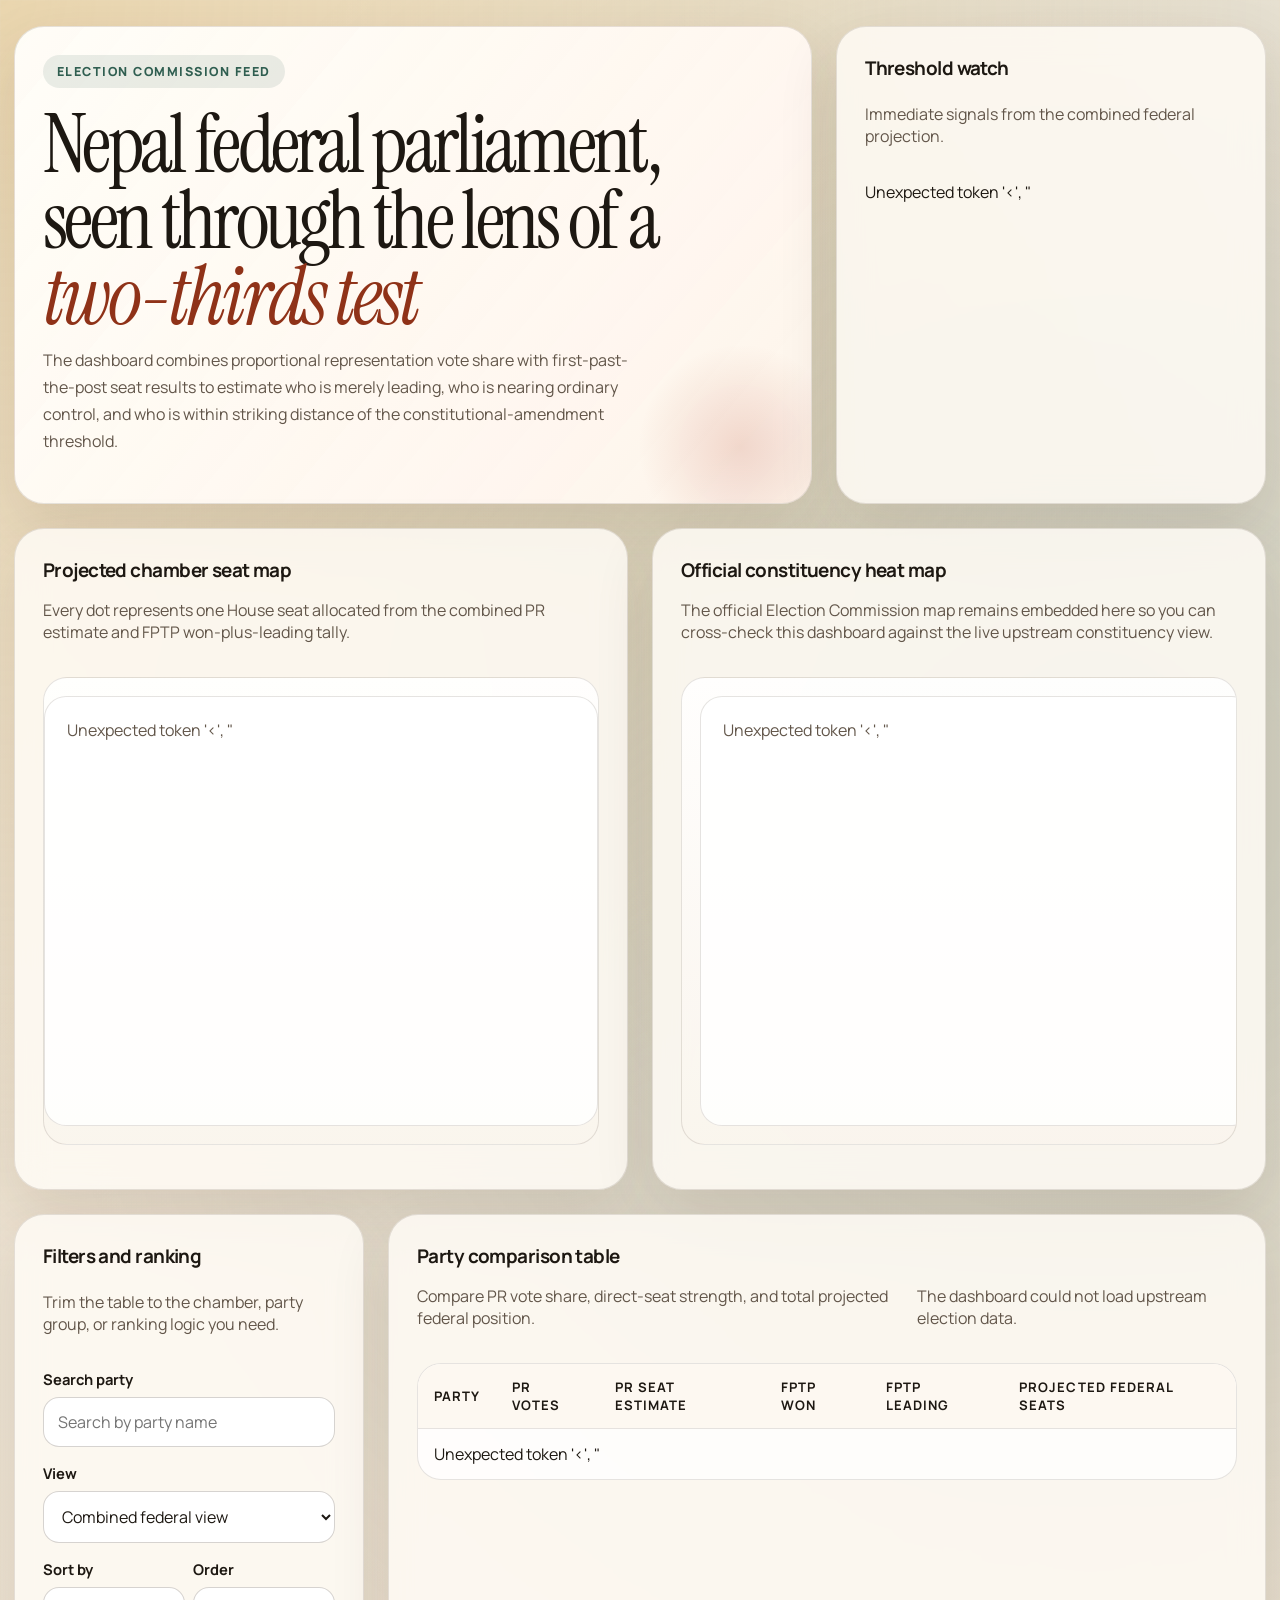
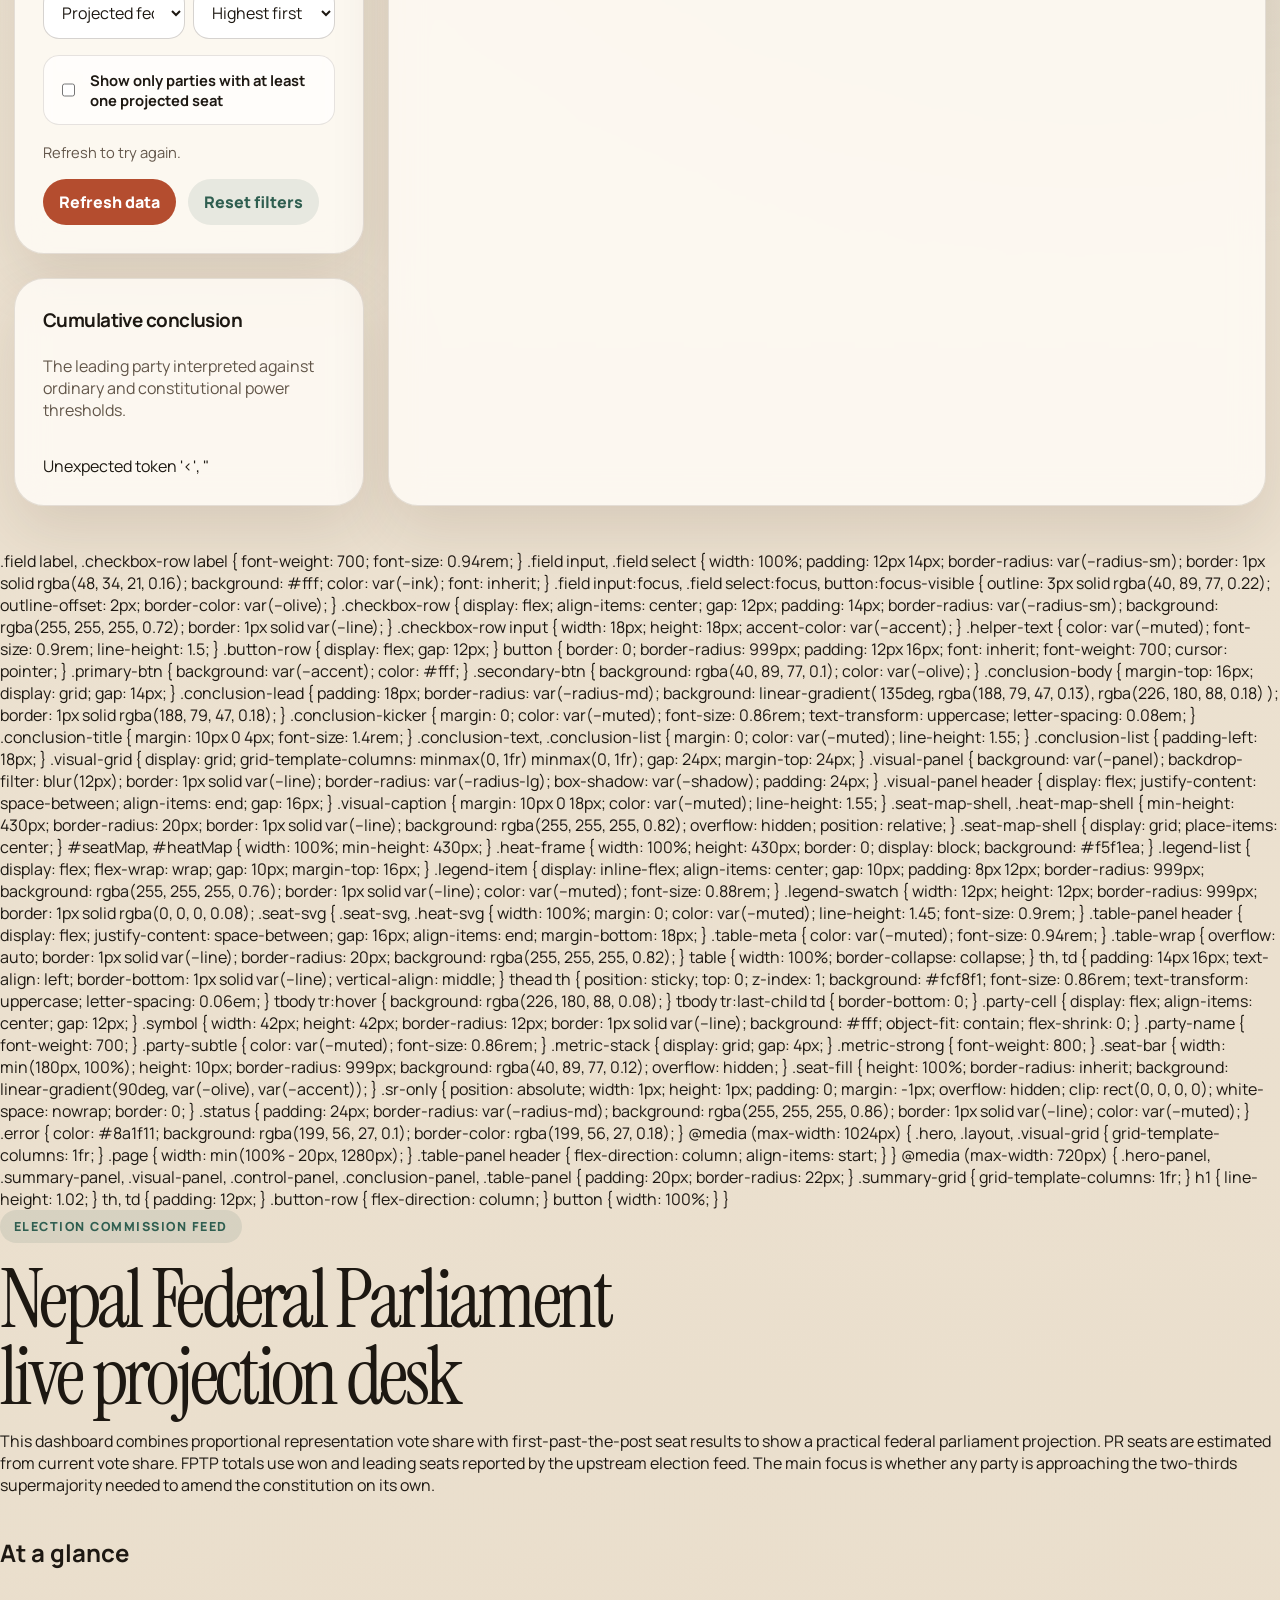
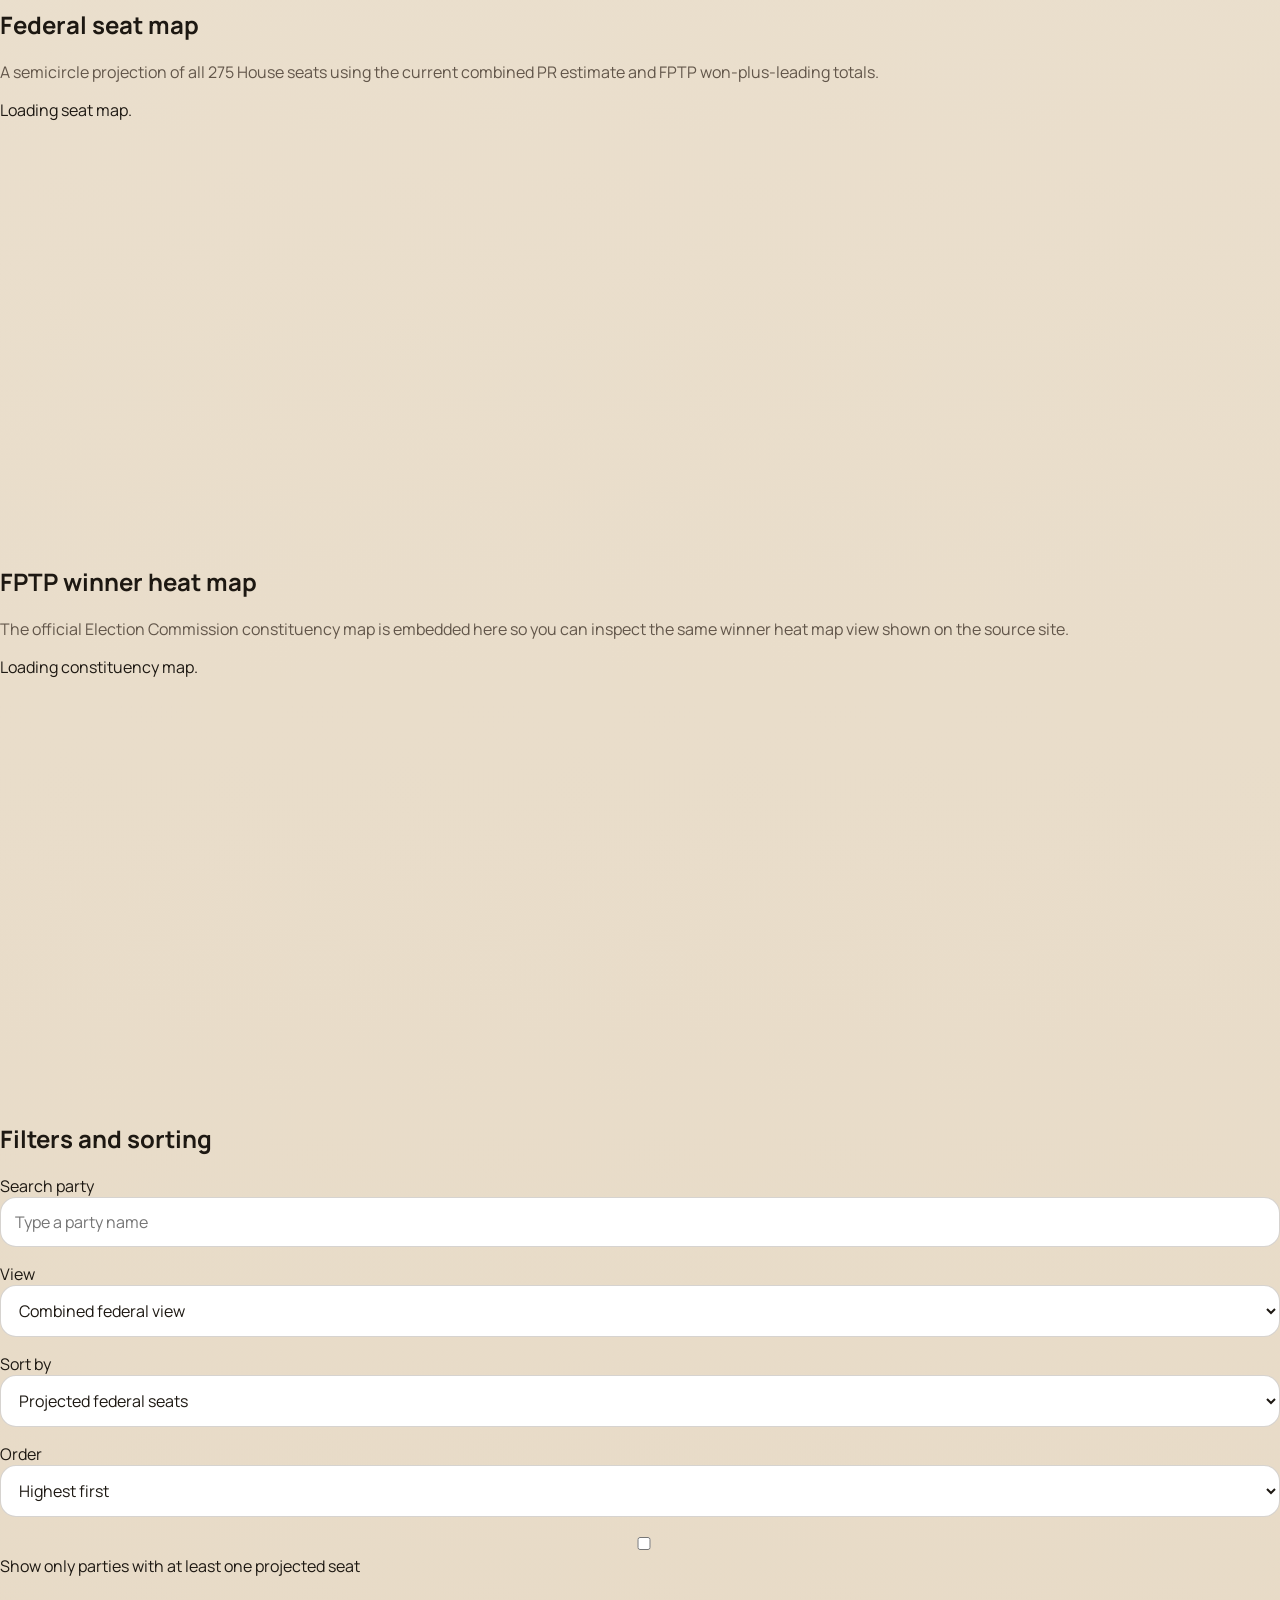
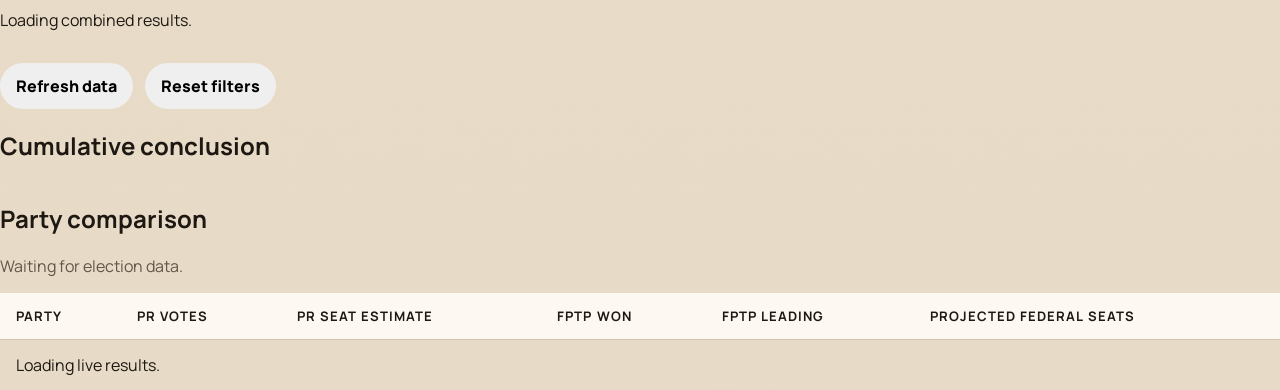
<file: index.html>
<!doctype html>
<html lang="en">
  <head>
    <meta charset="UTF-8" />
    <meta name="viewport" content="width=device-width, initial-scale=1.0" />
    <title>Nepal Federal Parliament Dashboard</title>
    <link rel="preconnect" href="https://fonts.googleapis.com" />
    <link rel="preconnect" href="https://fonts.gstatic.com" crossorigin />
    <link
      href="https://fonts.googleapis.com/css2?family=Instrument+Serif:ital@0;1&family=Manrope:wght@400;500;600;700;800&display=swap"
      rel="stylesheet"
    />
    <link rel="stylesheet" href="assets/css/styles.css" />
  </head>
  <body>
    <main class="page-shell">
      <section class="hero-band" aria-labelledby="page-title">
        <div class="hero-copy panel panel-hero">
          <div class="eyebrow">Election Commission Feed</div>
          <h1 id="page-title">
            Nepal federal parliament,<br />
            seen through the lens of a
            <span class="hero-spotlight">two-thirds test</span>
          </h1>
          <p class="hero-text">
            The dashboard combines proportional representation vote share with
            first-past-the-post seat results to estimate who is merely leading,
            who is nearing ordinary control, and who is within striking distance
            of the constitutional-amendment threshold.
          </p>
          <div class="hero-meta" id="heroMeta"></div>
        </div>

        <aside class="hero-summary panel" aria-labelledby="summary-title">
          <div class="panel-heading">
            <h2 id="summary-title">Threshold watch</h2>
            <p>Immediate signals from the combined federal projection.</p>
          </div>
          <div class="summary-grid" id="summaryGrid"></div>
        </aside>
      </section>

      <section class="visual-stage" aria-label="Visual election views">
        <article class="panel visual-card" aria-labelledby="seat-map-title">
          <div class="panel-heading">
            <div>
              <h2 id="seat-map-title">Projected chamber seat map</h2>
              <p>
                Every dot represents one House seat allocated from the combined
                PR estimate and FPTP won-plus-leading tally.
              </p>
            </div>
          </div>
          <div class="visual-frame visual-frame-seat">
            <div id="seatMap" class="status-card">Loading seat map.</div>
          </div>
          <div class="legend-list" id="seatLegend"></div>
        </article>

        <article class="panel visual-card" aria-labelledby="heat-map-title">
          <div class="panel-heading">
            <div>
              <h2 id="heat-map-title">Official constituency heat map</h2>
              <p>
                The official Election Commission map remains embedded here so you
                can cross-check this dashboard against the live upstream
                constituency view.
              </p>
            </div>
          </div>
          <div class="visual-frame visual-frame-map">
            <div id="heatMap" class="status-card">Loading constituency map.</div>
          </div>
          <div class="legend-list" id="mapLegend"></div>
        </article>
      </section>

      <section class="dashboard-grid">
        <aside class="sidebar-stack">
          <section class="panel control-card" aria-labelledby="control-title">
            <div class="panel-heading">
              <h2 id="control-title">Filters and ranking</h2>
              <p>Trim the table to the chamber, party group, or ranking logic you need.</p>
            </div>

            <div class="control-grid">
              <div class="field-group">
                <label for="searchInput">Search party</label>
                <input
                  id="searchInput"
                  type="search"
                  placeholder="Search by party name"
                  autocomplete="off"
                />
              </div>

              <div class="field-group">
                <label for="chamberFilter">View</label>
                <select id="chamberFilter">
                  <option value="all">Combined federal view</option>
                  <option value="pr">PR performance</option>
                  <option value="fptp">FPTP performance</option>
                </select>
              </div>

              <div class="field-group field-row">
                <div>
                  <label for="sortBy">Sort by</label>
                  <select id="sortBy">
                    <option value="projectedFederalSeats">Projected federal seats</option>
                    <option value="prEstimatedSeats">Estimated PR seats</option>
                    <option value="fptpWon">FPTP won seats</option>
                    <option value="fptpLeading">FPTP leading seats</option>
                    <option value="prVotes">PR votes</option>
                    <option value="partyName">Party name</option>
                  </select>
                </div>
                <div>
                  <label for="sortDirection">Order</label>
                  <select id="sortDirection">
                    <option value="desc">Highest first</option>
                    <option value="asc">Lowest first</option>
                  </select>
                </div>
              </div>

              <label class="toggle-row" for="onlyProjected">
                <input id="onlyProjected" type="checkbox" />
                <span>Show only parties with at least one projected seat</span>
              </label>

              <p class="helper-copy" id="filterSummary">Loading combined results.</p>

              <div class="button-row">
                <button class="button-primary" id="refreshButton" type="button">Refresh data</button>
                <button class="button-secondary" id="resetButton" type="button">Reset filters</button>
              </div>
            </div>
          </section>

          <section class="panel conclusion-card" aria-labelledby="conclusion-title">
            <div class="panel-heading">
              <h2 id="conclusion-title">Cumulative conclusion</h2>
              <p>The leading party interpreted against ordinary and constitutional power thresholds.</p>
            </div>
            <div class="conclusion-body" id="conclusionBody"></div>
          </section>
        </aside>

        <section class="panel table-card" aria-labelledby="table-title">
          <div class="panel-heading panel-heading-spread">
            <div>
              <h2 id="table-title">Party comparison table</h2>
              <p>Compare PR vote share, direct-seat strength, and total projected federal position.</p>
            </div>
            <p class="table-meta" id="tableMeta">Waiting for election data.</p>
          </div>

          <div class="table-shell">
            <table>
              <caption class="sr-only">
                Combined party-level comparison of PR and FPTP election performance.
              </caption>
              <thead>
                <tr>
                  <th scope="col">Party</th>
                  <th scope="col">PR votes</th>
                  <th scope="col">PR seat estimate</th>
                  <th scope="col">FPTP won</th>
                  <th scope="col">FPTP leading</th>
                  <th scope="col">Projected federal seats</th>
                </tr>
              </thead>
              <tbody id="resultsBody">
                <tr>
                  <td colspan="6">
                    <div class="status-card">Loading live results.</div>
                  </td>
                </tr>
              </tbody>
            </table>
          </div>
        </section>
      </section>
    </main>

    <script src="assets/js/app.js" defer></script>
  </body>
</html>

      .field label,
      .checkbox-row label {
        font-weight: 700;
        font-size: 0.94rem;
      }

      .field input,
      .field select {
        width: 100%;
        padding: 12px 14px;
        border-radius: var(--radius-sm);
        border: 1px solid rgba(48, 34, 21, 0.16);
        background: #fff;
        color: var(--ink);
        font: inherit;
      }

      .field input:focus,
      .field select:focus,
      button:focus-visible {
        outline: 3px solid rgba(40, 89, 77, 0.22);
        outline-offset: 2px;
        border-color: var(--olive);
      }

      .checkbox-row {
        display: flex;
        align-items: center;
        gap: 12px;
        padding: 14px;
        border-radius: var(--radius-sm);
        background: rgba(255, 255, 255, 0.72);
        border: 1px solid var(--line);
      }

      .checkbox-row input {
        width: 18px;
        height: 18px;
        accent-color: var(--accent);
      }

      .helper-text {
        color: var(--muted);
        font-size: 0.9rem;
        line-height: 1.5;
      }

      .button-row {
        display: flex;
        gap: 12px;
      }

      button {
        border: 0;
        border-radius: 999px;
        padding: 12px 16px;
        font: inherit;
        font-weight: 700;
        cursor: pointer;
      }

      .primary-btn {
        background: var(--accent);
        color: #fff;
      }

      .secondary-btn {
        background: rgba(40, 89, 77, 0.1);
        color: var(--olive);
      }

      .conclusion-body {
        margin-top: 16px;
        display: grid;
        gap: 14px;
      }

      .conclusion-lead {
        padding: 18px;
        border-radius: var(--radius-md);
        background: linear-gradient(
          135deg,
          rgba(188, 79, 47, 0.13),
          rgba(226, 180, 88, 0.18)
        );
        border: 1px solid rgba(188, 79, 47, 0.18);
      }

      .conclusion-kicker {
        margin: 0;
        color: var(--muted);
        font-size: 0.86rem;
        text-transform: uppercase;
        letter-spacing: 0.08em;
      }

      .conclusion-title {
        margin: 10px 0 4px;
        font-size: 1.4rem;
      }

      .conclusion-text,
      .conclusion-list {
        margin: 0;
        color: var(--muted);
        line-height: 1.55;
      }

      .conclusion-list {
        padding-left: 18px;
      }

      .visual-grid {
        display: grid;
        grid-template-columns: minmax(0, 1fr) minmax(0, 1fr);
        gap: 24px;
        margin-top: 24px;
      }

      .visual-panel {
        background: var(--panel);
        backdrop-filter: blur(12px);
        border: 1px solid var(--line);
        border-radius: var(--radius-lg);
        box-shadow: var(--shadow);
        padding: 24px;
      }

      .visual-panel header {
        display: flex;
        justify-content: space-between;
        align-items: end;
        gap: 16px;
      }

      .visual-caption {
        margin: 10px 0 18px;
        color: var(--muted);
        line-height: 1.55;
      }

      .seat-map-shell,
      .heat-map-shell {
        min-height: 430px;
        border-radius: 20px;
        border: 1px solid var(--line);
        background: rgba(255, 255, 255, 0.82);
        overflow: hidden;
        position: relative;
      }

      .seat-map-shell {
        display: grid;
        place-items: center;
      }

      #seatMap,
      #heatMap {
        width: 100%;
        min-height: 430px;
      }

      .heat-frame {
        width: 100%;
        height: 430px;
        border: 0;
        display: block;
        background: #f5f1ea;
      }

      .legend-list {
        display: flex;
        flex-wrap: wrap;
        gap: 10px;
        margin-top: 16px;
      }

      .legend-item {
        display: inline-flex;
        align-items: center;
        gap: 10px;
        padding: 8px 12px;
        border-radius: 999px;
        background: rgba(255, 255, 255, 0.76);
        border: 1px solid var(--line);
        color: var(--muted);
        font-size: 0.88rem;
      }

      .legend-swatch {
        width: 12px;
        height: 12px;
        border-radius: 999px;
        border: 1px solid rgba(0, 0, 0, 0.08);
        .seat-svg {

      .seat-svg,
      .heat-svg {
        width: 100%;
        margin: 0;
        color: var(--muted);
        line-height: 1.45;
        font-size: 0.9rem;
      }

      .table-panel header {
        display: flex;
        justify-content: space-between;
        gap: 16px;
        align-items: end;
        margin-bottom: 18px;
      }

      .table-meta {
        color: var(--muted);
        font-size: 0.94rem;
      }

      .table-wrap {
        overflow: auto;
        border: 1px solid var(--line);
        border-radius: 20px;
        background: rgba(255, 255, 255, 0.82);
      }

      table {
        width: 100%;
        border-collapse: collapse;
      }

      th,
      td {
        padding: 14px 16px;
        text-align: left;
        border-bottom: 1px solid var(--line);
        vertical-align: middle;
      }

      thead th {
        position: sticky;
        top: 0;
        z-index: 1;
        background: #fcf8f1;
        font-size: 0.86rem;
        text-transform: uppercase;
        letter-spacing: 0.06em;
      }

      tbody tr:hover {
        background: rgba(226, 180, 88, 0.08);
      }

      tbody tr:last-child td {
        border-bottom: 0;
      }

      .party-cell {
        display: flex;
        align-items: center;
        gap: 12px;
      }

      .symbol {
        width: 42px;
        height: 42px;
        border-radius: 12px;
        border: 1px solid var(--line);
        background: #fff;
        object-fit: contain;
        flex-shrink: 0;
      }

      .party-name {
        font-weight: 700;
      }

      .party-subtle {
        color: var(--muted);
        font-size: 0.86rem;
      }

      .metric-stack {
        display: grid;
        gap: 4px;
      }

      .metric-strong {
        font-weight: 800;
      }

      .seat-bar {
        width: min(180px, 100%);
        height: 10px;
        border-radius: 999px;
        background: rgba(40, 89, 77, 0.12);
        overflow: hidden;
      }

      .seat-fill {
        height: 100%;
        border-radius: inherit;
        background: linear-gradient(90deg, var(--olive), var(--accent));
      }

      .sr-only {
        position: absolute;
        width: 1px;
        height: 1px;
        padding: 0;
        margin: -1px;
        overflow: hidden;
        clip: rect(0, 0, 0, 0);
        white-space: nowrap;
        border: 0;
      }

      .status {
        padding: 24px;
        border-radius: var(--radius-md);
        background: rgba(255, 255, 255, 0.86);
        border: 1px solid var(--line);
        color: var(--muted);
      }

      .error {
        color: #8a1f11;
        background: rgba(199, 56, 27, 0.1);
        border-color: rgba(199, 56, 27, 0.18);
      }

      @media (max-width: 1024px) {
        .hero,
        .layout,
        .visual-grid {
          grid-template-columns: 1fr;
        }

        .page {
          width: min(100% - 20px, 1280px);
        }

        .table-panel header {
          flex-direction: column;
          align-items: start;
        }
      }

      @media (max-width: 720px) {
        .hero-panel,
        .summary-panel,
        .visual-panel,
        .control-panel,
        .conclusion-panel,
        .table-panel {
          padding: 20px;
          border-radius: 22px;
        }

        .summary-grid {
          grid-template-columns: 1fr;
        }

        h1 {
          line-height: 1.02;
        }

        th,
        td {
          padding: 12px;
        }

        .button-row {
          flex-direction: column;
        }

        button {
          width: 100%;
        }
      }
    </style>
  </head>
  <body>
    <main class="page">
      <section class="hero" aria-labelledby="page-title">
        <div class="hero-panel">
          <div class="eyebrow">Election Commission Feed</div>
          <h1 id="page-title">
            Nepal <span class="hero-accent">Federal Parliament</span><br />
            live projection desk
          </h1>
          <p class="subtitle">
            This dashboard combines proportional representation vote share with
            first-past-the-post seat results to show a practical federal
            parliament projection. PR seats are estimated from current vote
            share. FPTP totals use won and leading seats reported by the
            upstream election feed. The main focus is whether any party is
            approaching the two-thirds supermajority needed to amend the
            constitution on its own.
          </p>
          <div class="hero-meta" id="heroMeta"></div>
        </div>

        <aside class="summary-panel" aria-labelledby="summary-title">
          <h2 id="summary-title">At a glance</h2>
          <div class="summary-grid" id="summaryGrid"></div>
        </aside>
      </section>

      <section class="visual-grid" aria-label="Visual parliament views">
        <article class="visual-panel" aria-labelledby="seat-map-title">
          <header>
            <div>
              <h2 id="seat-map-title">Federal seat map</h2>
            </div>
          </header>
          <p class="visual-caption">
            A semicircle projection of all 275 House seats using the current
            combined PR estimate and FPTP won-plus-leading totals.
          </p>
          <div class="seat-map-shell">
            <div id="seatMap" class="status">Loading seat map.</div>
          </div>
          <div class="legend-list" id="seatLegend"></div>
        </article>

        <article class="visual-panel" aria-labelledby="heat-map-title">
          <header>
            <div>
              <h2 id="heat-map-title">FPTP winner heat map</h2>
            </div>
          </header>
          <p class="visual-caption">
            The official Election Commission constituency map is embedded here
            so you can inspect the same winner heat map view shown on the source
            site.
          </p>
          <div class="heat-map-shell">
            <div id="heatMap" class="status">Loading constituency map.</div>
          </div>
          <div class="legend-list" id="mapLegend"></div>
        </article>
      </section>

      <section class="layout">
        <div class="stack">
          <section class="control-panel" aria-labelledby="control-title">
            <h2 id="control-title">Filters and sorting</h2>
            <div class="control-grid">
              <div class="field">
                <label for="searchInput">Search party</label>
                <input
                  id="searchInput"
                  type="search"
                  placeholder="Type a party name"
                  autocomplete="off"
                />
              </div>

              <div class="field">
                <label for="chamberFilter">View</label>
                <select id="chamberFilter">
                  <option value="all">Combined federal view</option>
                  <option value="pr">PR performance</option>
                  <option value="fptp">FPTP performance</option>
                </select>
              </div>

              <div class="field">
                <label for="sortBy">Sort by</label>
                <select id="sortBy">
                  <option value="projectedFederalSeats">
                    Projected federal seats
                  </option>
                  <option value="prEstimatedSeats">Estimated PR seats</option>
                  <option value="fptpWon">FPTP won seats</option>
                  <option value="fptpLeading">FPTP leading seats</option>
                  <option value="prVotes">PR votes</option>
                  <option value="partyName">Party name</option>
                </select>
              </div>

              <div class="field">
                <label for="sortDirection">Order</label>
                <select id="sortDirection">
                  <option value="desc">Highest first</option>
                  <option value="asc">Lowest first</option>
                </select>
              </div>

              <div class="checkbox-row">
                <input id="onlyProjected" type="checkbox" />
                <label for="onlyProjected"
                  >Show only parties with at least one projected seat</label
                >
              </div>

              <p class="helper-text" id="filterSummary">
                Loading combined results.
              </p>

              <div class="button-row">
                <button class="primary-btn" id="refreshButton" type="button">
                  Refresh data
                </button>
                <button class="secondary-btn" id="resetButton" type="button">
                  Reset filters
                </button>
              </div>
            </div>
          </section>

          <section class="conclusion-panel" aria-labelledby="conclusion-title">
            <h2 id="conclusion-title">Cumulative conclusion</h2>
            <div class="conclusion-body" id="conclusionBody"></div>
          </section>
        </div>

        <section class="table-panel" aria-labelledby="table-title">
          <header>
            <div>
              <h2 id="table-title">Party comparison</h2>
              <p class="table-meta" id="tableMeta">
                Waiting for election data.
              </p>
            </div>
          </header>

          <div class="table-wrap">
            <table>
              <caption class="sr-only">
                Combined party-level comparison of PR and FPTP election
                performance.
              </caption>
              <thead>
                <tr>
                  <th scope="col">Party</th>
                  <th scope="col">PR votes</th>
                  <th scope="col">PR seat estimate</th>
                  <th scope="col">FPTP won</th>
                  <th scope="col">FPTP leading</th>
                  <th scope="col">Projected federal seats</th>
                </tr>
              </thead>
              <tbody id="resultsBody">
                <tr>
                  <td colspan="6">
                    <div class="status">Loading live results.</div>
                  </td>
                </tr>
              </tbody>
            </table>
          </div>
        </section>
      </section>
    </main>

    <script>
      const state = {
        data: [],
        meta: null,
        lastUpdated: null,
      };

      const SIMPLE_MAJORITY_MARK = 138;
      const PARTY_PALETTE = [
        "#79c0ea",
        "#4f722d",
        "#ef3f23",
        "#8f1f16",
        "#1e1110",
        "#dbd7d4",
        "#e6bc5c",
        "#3d67e5",
        "#6f3fd6",
        "#0e8a78",
        "#b556b3",
        "#8a6f4d",
      ];
      const resultsBody = document.getElementById("resultsBody");
      const summaryGrid = document.getElementById("summaryGrid");
      const conclusionBody = document.getElementById("conclusionBody");
      const heroMeta = document.getElementById("heroMeta");
      const tableMeta = document.getElementById("tableMeta");
      const filterSummary = document.getElementById("filterSummary");
      const seatMap = document.getElementById("seatMap");
      const seatLegend = document.getElementById("seatLegend");
      const heatMap = document.getElementById("heatMap");
      const mapLegend = document.getElementById("mapLegend");
      const searchInput = document.getElementById("searchInput");
      const chamberFilter = document.getElementById("chamberFilter");
      const sortBy = document.getElementById("sortBy");
      const sortDirection = document.getElementById("sortDirection");
      const onlyProjected = document.getElementById("onlyProjected");
      const refreshButton = document.getElementById("refreshButton");
      const resetButton = document.getElementById("resetButton");

      function formatNumber(value) {
        return new Intl.NumberFormat("en-US").format(value || 0);
      }

      function formatPercent(value) {
        return `${(value * 100).toFixed(2)}%`;
      }

      function formatTime(timestamp) {
        if (!timestamp) {
          return "Not available";
        }

        return new Intl.DateTimeFormat("en-US", {
          dateStyle: "medium",
          timeStyle: "short",
        }).format(new Date(timestamp));
      }

      function hashString(text) {
        let hash = 0;

        for (let index = 0; index < text.length; index += 1) {
          hash = (hash << 5) - hash + text.charCodeAt(index);
          hash |= 0;
        }

        return Math.abs(hash);
      }

      function getFallbackColor(partyName) {
        const hue = hashString(partyName) % 360;
        return `hsl(${hue} 52% 48%)`;
      }

      function getPartyColorMap() {
        const rankedParties = [...state.data].sort(
          (left, right) =>
            right.projectedFederalSeats - left.projectedFederalSeats,
        );
        const colorMap = new Map();

        rankedParties.forEach((party, index) => {
          colorMap.set(
            party.partyName,
            PARTY_PALETTE[index] || getFallbackColor(party.partyName),
          );
        });

        return colorMap;
      }

      function renderLegend(container, items, colorMap, metricKey) {
        if (!items.length) {
          container.innerHTML = "";
          return;
        }

        container.innerHTML = items
          .map(
            (party) => `
              <div class="legend-item">
                <span class="legend-swatch" style="background:${colorMap.get(party.partyName) || getFallbackColor(party.partyName)}"></span>
                <span>${party.partyName}: ${formatNumber(party[metricKey])}</span>
              </div>
            `,
          )
          .join("");
      }

      function buildSeatPositions(totalSeats, rowCount = 11) {
        const radii = [];
        const counts = [];
        const innerRadius = 0.34;
        const outerRadius = 0.94;
        let weightSum = 0;

        for (let row = 0; row < rowCount; row += 1) {
          const t = rowCount === 1 ? 0 : row / (rowCount - 1);
          const radius = innerRadius + (outerRadius - innerRadius) * t;
          radii.push(radius);
          weightSum += radius;
        }

        let assigned = 0;

        radii.forEach((radius, row) => {
          const remainingRows = rowCount - row;
          const remainingSeats = totalSeats - assigned;
          const estimated = Math.max(
            6,
            Math.round((radius / weightSum) * totalSeats),
          );
          const count =
            row === rowCount - 1
              ? remainingSeats
              : Math.min(estimated, remainingSeats - (remainingRows - 1) * 6);
          counts.push(count);
          assigned += count;
        });

        const positions = [];

        counts.forEach((count, row) => {
          const radius = radii[row];

          for (let index = 0; index < count; index += 1) {
            const angle = Math.PI - ((index + 0.5) / count) * Math.PI;
            const x = 360 + Math.cos(angle) * radius * 265;
            const y = 350 - Math.sin(angle) * radius * 250;
            positions.push({ x, y });
          }
        });

        return positions;
      }

      function renderSeatMap(filteredData) {
        if (!state.meta || !state.data.length) {
          seatMap.innerHTML =
            '<div class="status">Waiting for seat data.</div>';
          seatLegend.innerHTML = "";
          return;
        }

        const colorMap = getPartyColorMap();
        const visibleParties = new Set(
          filteredData.map((party) => party.partyName),
        );
        const seats = [];

        [...state.data]
          .sort(
            (left, right) =>
              right.projectedFederalSeats - left.projectedFederalSeats,
          )
          .forEach((party) => {
            for (let seat = 0; seat < party.projectedFederalSeats; seat += 1) {
              seats.push({
                partyName: party.partyName,
                color:
                  colorMap.get(party.partyName) ||
                  getFallbackColor(party.partyName),
                visible:
                  visibleParties.size === state.data.length ||
                  visibleParties.has(party.partyName),
              });
            }
          });

        const positions = buildSeatPositions(state.meta.totalSeats);
        seatMap.innerHTML = `
          <svg class="seat-svg" viewBox="0 0 720 430" role="img" aria-label="Federal parliament seat map showing projected party seat counts.">
            <g id="seatDots"></g>
            <g>
              <text x="360" y="240" text-anchor="middle" font-size="18" font-weight="700" fill="#61564c">Projected chamber</text>
              <text x="360" y="276" text-anchor="middle" font-size="56" font-weight="800" fill="#1f1a16">${formatNumber(state.meta.totalSeats)}</text>
              <text x="360" y="308" text-anchor="middle" font-size="16" fill="#61564c">2/3 threshold: ${formatNumber(getTwoThirdsMark())} seats</text>
            </g>
          </svg>
        `;

        const seatDots = seatMap.querySelector("#seatDots");

        seats.forEach((seat, index) => {
          const position = positions[index];
          if (!position) {
            return;
          }

          const circle = document.createElementNS(
            "http://www.w3.org/2000/svg",
            "circle",
          );
          circle.setAttribute("cx", position.x.toFixed(2));
          circle.setAttribute("cy", position.y.toFixed(2));
          circle.setAttribute("r", "6.2");
          circle.setAttribute("fill", seat.color);
          circle.setAttribute("fill-opacity", seat.visible ? "1" : "0.16");
          seatDots.appendChild(circle);
        });

        renderLegend(
          seatLegend,
          [...state.data]
            .sort(
              (left, right) =>
                right.projectedFederalSeats - left.projectedFederalSeats,
            )
            .slice(0, 8),
          colorMap,
          "projectedFederalSeats",
        );
      }

      function renderHeatMap(filteredData) {
        if (!heatMap.dataset.embedded) {
          heatMap.innerHTML = `
            <iframe
              class="heat-frame"
              title="Official Nepal constituency winner map"
              loading="lazy"
              src="https://result.election.gov.np/MapElectionResult2082.aspx"
              referrerpolicy="no-referrer"
            ></iframe>
          `;
          heatMap.dataset.embedded = "true";
        }

        mapLegend.innerHTML = `
          <div class="legend-item">
            <span>Live official constituency map from Election Commission, Nepal</span>
          </div>
        `;
      }

      function renderVisuals(filteredData) {
        renderSeatMap(filteredData);
        renderHeatMap(filteredData);
      }

      function getSymbolUrl(symbolId) {
        if (!symbolId) {
          return "";
        }

        return `https://result.election.gov.np/Images/symbol-hor-pa/${symbolId}.jpg?v=0.2`;
      }

      function getTwoThirdsMark() {
        if (!state.meta) {
          return 0;
        }

        return Math.ceil((state.meta.totalSeats * 2) / 3);
      }

      function mergeDatasets(payload) {
        const byParty = new Map();

        payload.pr.forEach((party) => {
          byParty.set(party.partyName, {
            partyName: party.partyName,
            symbolId: party.symbolId,
            prVotes: party.prVotes,
            prVoteShare: party.prVoteShare,
            prEstimatedSeats: party.prEstimatedSeats,
            fptpWon: 0,
            fptpLeading: 0,
            fptpProjectedSeats: 0,
            candidateCount: 0,
          });
        });

        payload.fptp.forEach((party) => {
          const existing = byParty.get(party.partyName) || {
            partyName: party.partyName,
            symbolId: party.symbolId,
            prVotes: 0,
            prVoteShare: 0,
            prEstimatedSeats: 0,
            fptpWon: 0,
            fptpLeading: 0,
            fptpProjectedSeats: 0,
            candidateCount: 0,
          };

          existing.symbolId = existing.symbolId || party.symbolId;
          existing.fptpWon = party.fptpWon;
          existing.fptpLeading = party.fptpLeading;
          existing.fptpProjectedSeats = party.fptpProjectedSeats;
          existing.candidateCount = party.candidateCount;

          byParty.set(party.partyName, existing);
        });

        return Array.from(byParty.values()).map((party) => ({
          ...party,
          securedFederalSeats: party.prEstimatedSeats + party.fptpWon,
          projectedFederalSeats:
            party.prEstimatedSeats + party.fptpProjectedSeats,
        }));
      }

      function getComparator(key, direction) {
        const factor = direction === "asc" ? 1 : -1;

        return (left, right) => {
          const leftValue = left[key];
          const rightValue = right[key];

          if (key === "partyName") {
            return leftValue.localeCompare(rightValue) * factor;
          }

          if (rightValue === leftValue) {
            return left.partyName.localeCompare(right.partyName);
          }

          return (leftValue - rightValue) * factor;
        };
      }

      function getFilteredData() {
        const query = searchInput.value.trim().toLowerCase();
        const selectedView = chamberFilter.value;
        const selectedSort = sortBy.value;
        const direction = sortDirection.value;

        return state.data
          .filter((party) => {
            if (query && !party.partyName.toLowerCase().includes(query)) {
              return false;
            }

            if (onlyProjected.checked && party.projectedFederalSeats < 1) {
              return false;
            }

            if (selectedView === "pr") {
              return party.prVotes > 0 || party.prEstimatedSeats > 0;
            }

            if (selectedView === "fptp") {
              return (
                party.fptpWon > 0 ||
                party.fptpLeading > 0 ||
                party.candidateCount > 0
              );
            }

            return true;
          })
          .sort(getComparator(selectedSort, direction));
      }

      function renderHeroMeta(meta) {
        heroMeta.innerHTML = "";

        [
          `PR seats: ${formatNumber(meta.prSeats)}`,
          `FPTP seats: ${formatNumber(meta.fptpSeats)}`,
          `House total: ${formatNumber(meta.totalSeats)}`,
          `2/3 mark: ${formatNumber(Math.ceil((meta.totalSeats * 2) / 3))}`,
          `Updated: ${formatTime(state.lastUpdated)}`,
        ].forEach((text) => {
          const chip = document.createElement("div");
          chip.className = "hero-chip";
          chip.textContent = text;
          heroMeta.appendChild(chip);
        });
      }

      function renderSummary(filteredData) {
        if (!state.meta) {
          return;
        }

        const leader = filteredData[0] || state.data[0];
        const withProjection = state.data.filter(
          (party) => party.projectedFederalSeats > 0,
        ).length;
        const supermajorityMark = getTwoThirdsMark();
        const seatsToSupermajority = leader
          ? Math.max(supermajorityMark - leader.projectedFederalSeats, 0)
          : 0;

        const cards = [
          {
            label: "Projected front-runner",
            value: leader ? formatNumber(leader.projectedFederalSeats) : "0",
            note: leader
              ? `${leader.partyName} projected federal seats`
              : "No data available",
          },
          {
            label: "Two-thirds threshold",
            value: formatNumber(supermajorityMark),
            note: "Seats required for a single-party constitutional-amendment supermajority",
          },
          {
            label: "Gap to two-thirds",
            value: formatNumber(seatsToSupermajority),
            note: leader
              ? `${leader.partyName} still needs this many seats to reach constitutional-amendment territory`
              : "No data available",
          },
          {
            label: "Parties in projection",
            value: formatNumber(withProjection),
            note: `Showing ${formatNumber(filteredData.length)} filtered rows from ${formatNumber(state.data.length)} total parties`,
          },
        ];

        summaryGrid.innerHTML = cards
          .map(
            (card) => `
              <article class="summary-card">
                <div class="summary-label">${card.label}</div>
                <div class="summary-value">${card.value}</div>
                <div class="summary-note">${card.note}</div>
              </article>
            `,
          )
          .join("");
      }

      function renderConclusion(filteredData) {
        const leader = filteredData[0] || null;

        if (!leader) {
          conclusionBody.innerHTML =
            '<div class="status">No party matches the current filters.</div>';
          return;
        }

        const supermajorityMark = getTwoThirdsMark();
        const seatsToSupermajority = Math.max(
          supermajorityMark - leader.projectedFederalSeats,
          0,
        );
        const seatsToMajority = Math.max(
          SIMPLE_MAJORITY_MARK - leader.projectedFederalSeats,
          0,
        );
        const federalShare = state.meta
          ? leader.projectedFederalSeats / state.meta.totalSeats
          : 0;
        const supermajorityStatus =
          leader.projectedFederalSeats >= supermajorityMark
            ? `${leader.partyName} is already above the two-thirds line, which would amount to single-party constitutional-amendment strength.`
            : `${leader.partyName} remains ${formatNumber(seatsToSupermajority)} seats short of the two-thirds line, so it is not yet in single-party constitutional-amendment territory.`;

        conclusionBody.innerHTML = `
          <article class="conclusion-lead">
            <p class="conclusion-kicker">Two-thirds watch</p>
            <h3 class="conclusion-title">${leader.partyName}</h3>
            <p class="conclusion-text">
              ${leader.partyName} is currently projected to reach ${formatNumber(leader.projectedFederalSeats)} seats in the federal parliament, combining ${formatNumber(leader.prEstimatedSeats)} estimated PR seats with ${formatNumber(leader.fptpWon)} won and ${formatNumber(leader.fptpLeading)} leading FPTP seats. ${supermajorityStatus}
            </p>
          </article>
          <ul class="conclusion-list">
            <li>Projected share of the House: ${formatPercent(federalShare)}</li>
            <li>Seats still short of a simple majority: ${formatNumber(seatsToMajority)}</li>
            <li>Seats still short of a two-thirds supermajority: ${formatNumber(seatsToSupermajority)}</li>
            <li>Current secured floor using PR estimate plus FPTP wins: ${formatNumber(leader.securedFederalSeats)}</li>
          </ul>
        `;
      }

      function renderTable(filteredData) {
        if (!filteredData.length) {
          resultsBody.innerHTML = `
            <tr>
              <td colspan="6">
                <div class="status">No parties match the current filters.</div>
              </td>
            </tr>
          `;
          return;
        }

        const rows = filteredData
          .map((party) => {
            const projectedWidth = state.meta
              ? Math.max(
                  (party.projectedFederalSeats / state.meta.totalSeats) * 100,
                  2,
                )
              : 0;
            const symbolUrl = getSymbolUrl(party.symbolId);

            return `
              <tr>
                <td>
                  <div class="party-cell">
                    ${symbolUrl ? `<img class="symbol" src="${symbolUrl}" alt="${party.partyName} symbol" />` : ""}
                    <div>
                      <div class="party-name">${party.partyName}</div>
                      <div class="party-subtle">Candidates: ${formatNumber(party.candidateCount)}</div>
                    </div>
                  </div>
                </td>
                <td>
                  <div class="metric-stack">
                    <span class="metric-strong">${formatNumber(party.prVotes)}</span>
                    <span class="party-subtle">${formatPercent(party.prVoteShare)}</span>
                  </div>
                </td>
                <td>${formatNumber(party.prEstimatedSeats)}</td>
                <td>${formatNumber(party.fptpWon)}</td>
                <td>${formatNumber(party.fptpLeading)}</td>
                <td>
                  <div class="metric-stack">
                    <span class="metric-strong">${formatNumber(party.projectedFederalSeats)}</span>
                    <div class="seat-bar" aria-hidden="true">
                      <div class="seat-fill" style="width: ${projectedWidth}%"></div>
                    </div>
                  </div>
                </td>
              </tr>
            `;
          })
          .join("");

        resultsBody.innerHTML = rows;
      }

      function render() {
        const filteredData = getFilteredData();
        renderSummary(filteredData);
        renderConclusion(filteredData);
        renderVisuals(filteredData);
        renderTable(filteredData);

        tableMeta.textContent = `Showing ${formatNumber(filteredData.length)} parties sorted by ${sortBy.options[sortBy.selectedIndex].text.toLowerCase()}.`;
        filterSummary.textContent = `${formatNumber(filteredData.length)} parties match the current search and filters.`;
      }

      async function loadData() {
        resultsBody.innerHTML = `
          <tr>
            <td colspan="6">
              <div class="status">Loading live results.</div>
            </td>
          </tr>
        `;

        try {
          const response = await fetch("api/results.php", {
            cache: "no-store",
          });
          const payload = await response.json();

          if (!response.ok || payload.error) {
            throw new Error(payload.error || "Unable to load election data.");
          }

          state.data = mergeDatasets(payload).sort(
            (left, right) =>
              right.projectedFederalSeats - left.projectedFederalSeats,
          );
          state.meta = payload.meta;
          state.lastUpdated = payload.meta.generatedAt;

          renderHeroMeta(payload.meta);
          render();
        } catch (error) {
          resultsBody.innerHTML = `
            <tr>
              <td colspan="6">
                <div class="status error">${error.message}</div>
              </td>
            </tr>
          `;
          conclusionBody.innerHTML = `<div class="status error">${error.message}</div>`;
          summaryGrid.innerHTML = `<div class="status error">${error.message}</div>`;
          tableMeta.textContent =
            "The dashboard could not load upstream election data.";
          filterSummary.textContent = "Refresh to try again.";
          seatMap.innerHTML = `<div class="status error">${error.message}</div>`;
          heatMap.innerHTML = `<div class="status error">${error.message}</div>`;
        }
      }

      [
        searchInput,
        chamberFilter,
        sortBy,
        sortDirection,
        onlyProjected,
      ].forEach((element) => {
        element.addEventListener("input", render);
        element.addEventListener("change", render);
      });

      refreshButton.addEventListener("click", loadData);

      resetButton.addEventListener("click", () => {
        searchInput.value = "";
        chamberFilter.value = "all";
        sortBy.value = "projectedFederalSeats";
        sortDirection.value = "desc";
        onlyProjected.checked = false;
        render();
      });

      loadData();
    </script>
  </body>
</html>
</file>
<file: assets/css/styles.css>
@import url("https://fonts.googleapis.com/css2?family=Instrument+Serif:ital@0;1&family=Manrope:wght@400;500;600;700;800&display=swap");

:root {
    --canvas: #efe6d7;
    --canvas-deep: #e7dac6;
    --surface: rgba(255, 252, 246, 0.84);
    --surface-strong: #fffdf9;
    --surface-tint: rgba(99, 53, 22, 0.04);
    --ink: #1d1812;
    --muted: #62564a;
    --muted-strong: #4d4339;
    --line: rgba(54, 36, 22, 0.12);
    --line-strong: rgba(54, 36, 22, 0.2);
    --accent: #b44d2f;
    --accent-deep: #8f3218;
    --accent-soft: #f0c8b7;
    --forest: #2f5e50;
    --forest-soft: #c4ddd3;
    --gold: #dfb660;
    --shadow: 0 24px 60px rgba(63, 40, 22, 0.12);
    --radius-xl: 30px;
    --radius-lg: 22px;
    --radius-md: 16px;
    --radius-sm: 12px;
}

* {
    box-sizing: border-box;
}

html {
    scroll-behavior: smooth;
}

body {
    margin: 0;
    color: var(--ink);
    font-family: "Manrope", "Segoe UI", sans-serif;
    background:
        radial-gradient(circle at top left, rgba(223, 182, 96, 0.34), transparent 24%),
        radial-gradient(circle at 85% 15%, rgba(47, 94, 80, 0.18), transparent 24%),
        linear-gradient(180deg, var(--canvas) 0%, var(--canvas-deep) 100%);
}

button,
input,
select {
    font: inherit;
}

.page-shell {
    width: min(1340px, calc(100% - 28px));
    margin: 0 auto;
    padding: 26px 0 44px;
}

.panel {
    background: var(--surface);
    backdrop-filter: blur(16px);
    border: 1px solid var(--line);
    border-radius: var(--radius-xl);
    box-shadow: var(--shadow);
}

.panel-heading {
    display: grid;
    gap: 6px;
    margin-bottom: 18px;
}

.panel-heading h2 {
    margin: 0;
    font-size: 1.18rem;
    letter-spacing: -0.03em;
}

.panel-heading p,
.table-meta,
.helper-copy,
.summary-note,
.legend-item,
.hero-text,
.visual-caption,
.conclusion-copy,
.conclusion-list,
.party-subtle {
    color: var(--muted);
}

.hero-band {
    display: grid;
    grid-template-columns: minmax(0, 1.3fr) minmax(320px, 0.7fr);
    gap: 24px;
    align-items: stretch;
}

.panel-hero,
.hero-summary,
.visual-card,
.control-card,
.conclusion-card,
.table-card {
    padding: 28px;
}

.panel-hero {
    position: relative;
    overflow: hidden;
    background:
        linear-gradient(130deg, rgba(255, 253, 248, 0.92), rgba(255, 244, 235, 0.82)),
        var(--surface);
}

.panel-hero::before {
    content: "";
    position: absolute;
    right: -40px;
    bottom: -54px;
    width: 220px;
    height: 220px;
    border-radius: 50%;
    background: radial-gradient(circle, rgba(180, 77, 47, 0.18), transparent 66%);
}

.eyebrow {
    display: inline-flex;
    align-items: center;
    width: fit-content;
    padding: 8px 14px;
    border-radius: 999px;
    background: rgba(47, 94, 80, 0.1);
    color: var(--forest);
    font-size: 0.78rem;
    font-weight: 800;
    letter-spacing: 0.12em;
    text-transform: uppercase;
}

h1 {
    margin: 18px 0 12px;
    font-family: "Instrument Serif", Georgia, serif;
    font-size: clamp(3rem, 6.4vw, 5.7rem);
    font-weight: 400;
    line-height: 0.93;
    letter-spacing: -0.045em;
}

.hero-spotlight {
    color: var(--accent-deep);
    font-style: italic;
}

.hero-text {
    max-width: 60ch;
    margin: 0;
    font-size: 1rem;
    line-height: 1.7;
}

.hero-meta {
    display: flex;
    flex-wrap: wrap;
    gap: 10px;
    margin-top: 20px;
}

.hero-chip {
    padding: 8px 12px;
    border: 1px solid var(--line);
    border-radius: 999px;
    background: rgba(255, 255, 255, 0.72);
    font-size: 0.9rem;
}

.summary-grid {
    display: grid;
    grid-template-columns: repeat(2, minmax(0, 1fr));
    gap: 14px;
}

.summary-card {
    padding: 16px;
    border-radius: var(--radius-lg);
    border: 1px solid var(--line);
    background: var(--surface-strong);
}

.summary-label {
    color: var(--muted);
    font-size: 0.84rem;
    text-transform: uppercase;
    letter-spacing: 0.08em;
}

.summary-value {
    margin-top: 10px;
    font-size: clamp(1.6rem, 3vw, 2.4rem);
    font-weight: 800;
    letter-spacing: -0.05em;
}

.summary-note {
    margin-top: 8px;
    font-size: 0.92rem;
    line-height: 1.45;
}

.visual-stage {
    display: grid;
    grid-template-columns: minmax(0, 1fr) minmax(0, 1fr);
    gap: 24px;
    margin-top: 24px;
}

.visual-frame {
    min-height: 430px;
    border-radius: 24px;
    border: 1px solid var(--line);
    background:
        linear-gradient(180deg, rgba(255, 255, 255, 0.88), rgba(249, 244, 237, 0.88));
    overflow: hidden;
}

.visual-frame-seat {
    display: grid;
    place-items: center;
}

#seatMap,
#heatMap {
    width: 100%;
    min-height: 430px;
}

.heat-frame {
    width: 100%;
    height: 430px;
    border: 0;
    display: block;
}

.legend-list {
    display: flex;
    flex-wrap: wrap;
    gap: 10px;
    margin-top: 16px;
}

.legend-item {
    display: inline-flex;
    align-items: center;
    gap: 10px;
    padding: 8px 12px;
    border-radius: 999px;
    border: 1px solid var(--line);
    background: rgba(255, 255, 255, 0.74);
    font-size: 0.88rem;
}

.legend-swatch {
    width: 12px;
    height: 12px;
    border-radius: 999px;
    border: 1px solid rgba(0, 0, 0, 0.08);
    flex-shrink: 0;
}

.dashboard-grid {
    display: grid;
    grid-template-columns: minmax(0, 350px) minmax(0, 1fr);
    gap: 24px;
    margin-top: 24px;
}

.sidebar-stack {
    display: grid;
    gap: 24px;
    align-content: start;
}

.control-grid {
    display: grid;
    gap: 16px;
}

.field-group {
    display: grid;
    gap: 8px;
}

.field-group label,
.toggle-row {
    font-weight: 700;
    font-size: 0.92rem;
}

.field-row {
    grid-template-columns: repeat(2, minmax(0, 1fr));
}

.field-row>div {
    display: grid;
    gap: 8px;
}

input,
select {
    width: 100%;
    padding: 13px 14px;
    border-radius: var(--radius-md);
    border: 1px solid var(--line-strong);
    background: #fff;
    color: var(--ink);
}

input:focus,
select:focus,
button:focus-visible {
    outline: 3px solid rgba(47, 94, 80, 0.18);
    outline-offset: 2px;
    border-color: var(--forest);
}

.toggle-row {
    display: flex;
    align-items: center;
    gap: 12px;
    padding: 14px;
    border-radius: var(--radius-md);
    border: 1px solid var(--line);
    background: rgba(255, 255, 255, 0.74);
}

.toggle-row input {
    width: 18px;
    height: 18px;
    accent-color: var(--accent);
}

.helper-copy {
    margin: 0;
    font-size: 0.92rem;
    line-height: 1.5;
}

.button-row {
    display: flex;
    gap: 12px;
}

button {
    border: 0;
    border-radius: 999px;
    padding: 12px 16px;
    font-weight: 800;
    cursor: pointer;
}

.button-primary {
    background: var(--accent);
    color: #fff;
}

.button-secondary {
    background: rgba(47, 94, 80, 0.1);
    color: var(--forest);
}

.conclusion-body {
    display: grid;
    gap: 14px;
}

.conclusion-lead {
    padding: 18px;
    border-radius: var(--radius-lg);
    border: 1px solid rgba(180, 77, 47, 0.16);
    background: linear-gradient(135deg, rgba(180, 77, 47, 0.14), rgba(223, 182, 96, 0.18));
}

.conclusion-kicker {
    margin: 0;
    color: var(--muted);
    font-size: 0.8rem;
    text-transform: uppercase;
    letter-spacing: 0.1em;
}

.conclusion-title {
    margin: 10px 0 6px;
    font-size: 1.45rem;
}

.conclusion-copy,
.conclusion-list {
    margin: 0;
    line-height: 1.6;
}

.conclusion-list {
    padding-left: 18px;
}

.panel-heading-spread {
    display: flex;
    justify-content: space-between;
    align-items: end;
    gap: 18px;
}

.table-shell {
    overflow: auto;
    border: 1px solid var(--line);
    border-radius: 24px;
    background: rgba(255, 255, 255, 0.78);
}

table {
    width: 100%;
    border-collapse: collapse;
}

th,
td {
    padding: 14px 16px;
    text-align: left;
    border-bottom: 1px solid var(--line);
    vertical-align: middle;
}

thead th {
    position: sticky;
    top: 0;
    z-index: 1;
    background: #fdf8f1;
    font-size: 0.82rem;
    text-transform: uppercase;
    letter-spacing: 0.08em;
}

tbody tr:hover {
    background: rgba(223, 182, 96, 0.08);
}

tbody tr:last-child td {
    border-bottom: 0;
}

.party-cell {
    display: flex;
    align-items: center;
    gap: 12px;
}

.symbol {
    width: 44px;
    height: 44px;
    border-radius: 14px;
    border: 1px solid var(--line);
    background: #fff;
    object-fit: contain;
    flex-shrink: 0;
}

.party-name {
    font-weight: 700;
}

.party-subtle {
    font-size: 0.86rem;
}

.metric-stack {
    display: grid;
    gap: 4px;
}

.metric-strong {
    font-weight: 800;
}

.seat-bar {
    width: min(180px, 100%);
    height: 10px;
    border-radius: 999px;
    background: rgba(47, 94, 80, 0.12);
    overflow: hidden;
}

.seat-fill {
    height: 100%;
    border-radius: inherit;
    background: linear-gradient(90deg, var(--forest), var(--accent));
}

.seat-svg {
    width: 100%;
    height: 100%;
    display: block;
}

.status-card {
    margin: 18px;
    padding: 22px;
    border-radius: var(--radius-lg);
    border: 1px solid var(--line);
    background: rgba(255, 255, 255, 0.82);
    color: var(--muted);
}

.status-card.error {
    color: #8a1f11;
    background: rgba(199, 56, 27, 0.1);
    border-color: rgba(199, 56, 27, 0.18);
}

.sr-only {
    position: absolute;
    width: 1px;
    height: 1px;
    padding: 0;
    margin: -1px;
    overflow: hidden;
    clip: rect(0, 0, 0, 0);
    white-space: nowrap;
    border: 0;
}

@media (max-width: 1100px) {

    .hero-band,
    .visual-stage,
    .dashboard-grid {
        grid-template-columns: 1fr;
    }

    .panel-heading-spread {
        flex-direction: column;
        align-items: start;
    }
}

@media (max-width: 760px) {
    .page-shell {
        width: min(100% - 18px, 1340px);
    }

    .panel-hero,
    .hero-summary,
    .visual-card,
    .control-card,
    .conclusion-card,
    .table-card {
        padding: 20px;
        border-radius: 24px;
    }

    .summary-grid,
    .field-row {
        grid-template-columns: 1fr;
    }

    .button-row {
        flex-direction: column;
    }

    button {
        width: 100%;
    }

    th,
    td {
        padding: 12px;
    }
}
</file>
